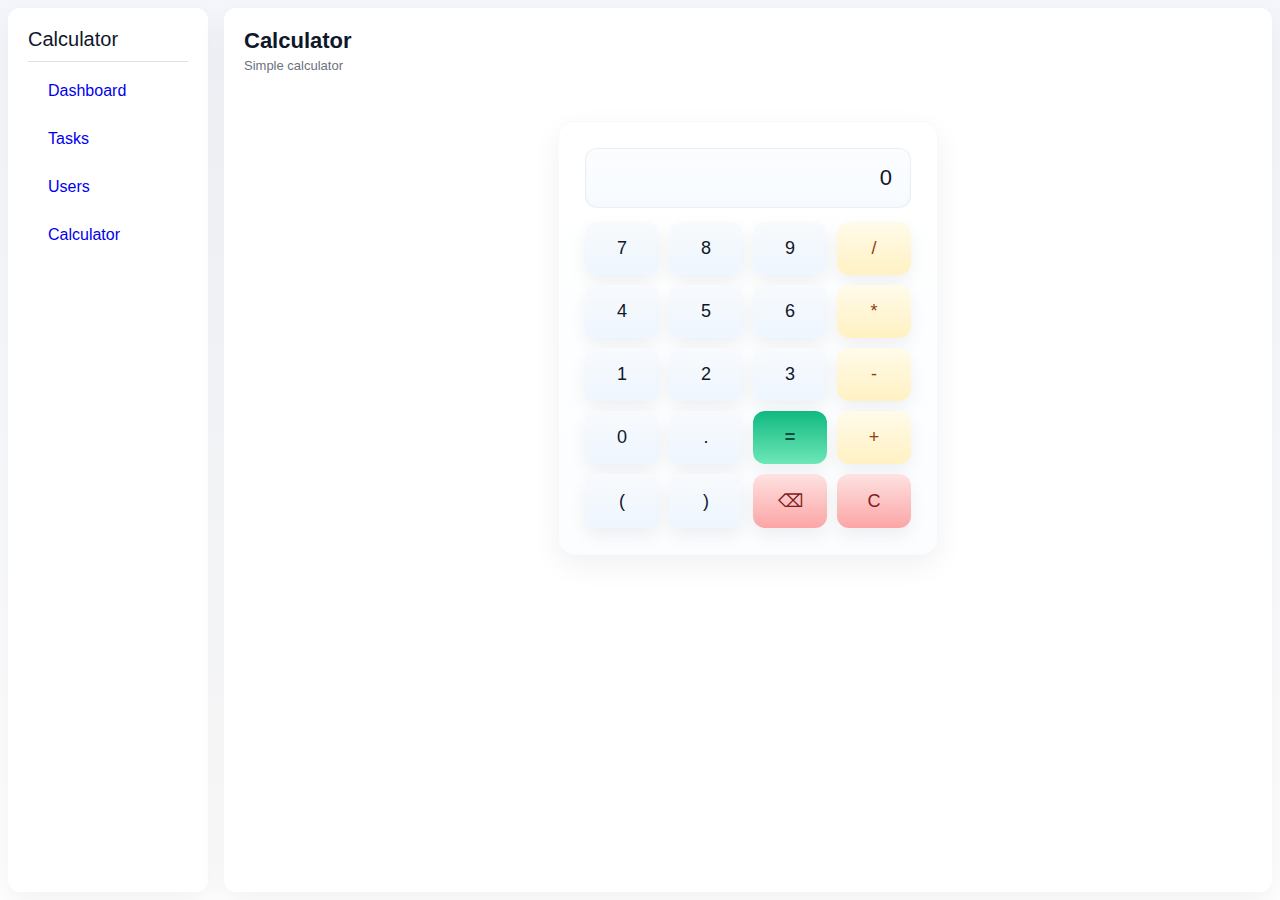
<file: calculator.html>
<!DOCTYPE html>
<html lang="en">
<head>
    <meta charset="UTF-8">
    <meta name="viewport" content="width=device-width, initial-scale=1.0">
    <title>Calculator</title>
    <link rel="stylesheet" href="./calculator.css">
    <script src="./calculator.js" defer></script>
</head>
<body>
    <div class="dashboard-container">
        </main>
            <aside class="card sidebar">
                <h1>Calculator</h1>
                <nav>
                    <ul>
                        <li><a href="./index.html">Dashboard</a></li>
                        <li><a href="./tasks.html">Tasks</a></li>
                        <li><a href="./users.html">Users</a></li>
                        <li><a href="./calculator.html">Calculator</a></li>
                    </ul>
                </nav>
            </aside>
            <main class="card main-area">
                <header class="dash-header">
                    <h2>Calculator</h2>
                    <p class="muted">Simple calculator </p>
                </header>

                <section class="calc-panel card">
                    <input id="calc-display" readonly />
                    <div class="calc-grid">
                        <button class="calc-btn" data-val="7">7</button>
                        <button class="calc-btn" data-val="8">8</button>
                        <button class="calc-btn" data-val="9">9</button>
                        <button class="calc-btn" data-val="/">/</button>

                        <button class="calc-btn" data-val="4">4</button>
                        <button class="calc-btn" data-val="5">5</button>
                        <button class="calc-btn" data-val="6">6</button>
                        <button class="calc-btn" data-val="*">*</button>

                        <button class="calc-btn" data-val="1">1</button>
                        <button class="calc-btn" data-val="2">2</button>
                        <button class="calc-btn" data-val="3">3</button>
                        <button class="calc-btn" data-val="-">-</button>

                        <button class="calc-btn" data-val="0">0</button>
                        <button class="calc-btn" data-val=".">.</button>
                        <button class="calc-btn" data-val="=">=</button>
                        <button class="calc-btn" data-val="+">+</button>

                        <button class="calc-btn" data-val="(">(</button>
                        <button class="calc-btn" data-val=")">)</button>
                        <button class="calc-btn" data-val="BS">⌫</button>
                        <button class="calc-btn" data-val="C">C</button>
                    </div>
                </section>
            </main>
    </div>
    
    </body>
    </html>
</file>
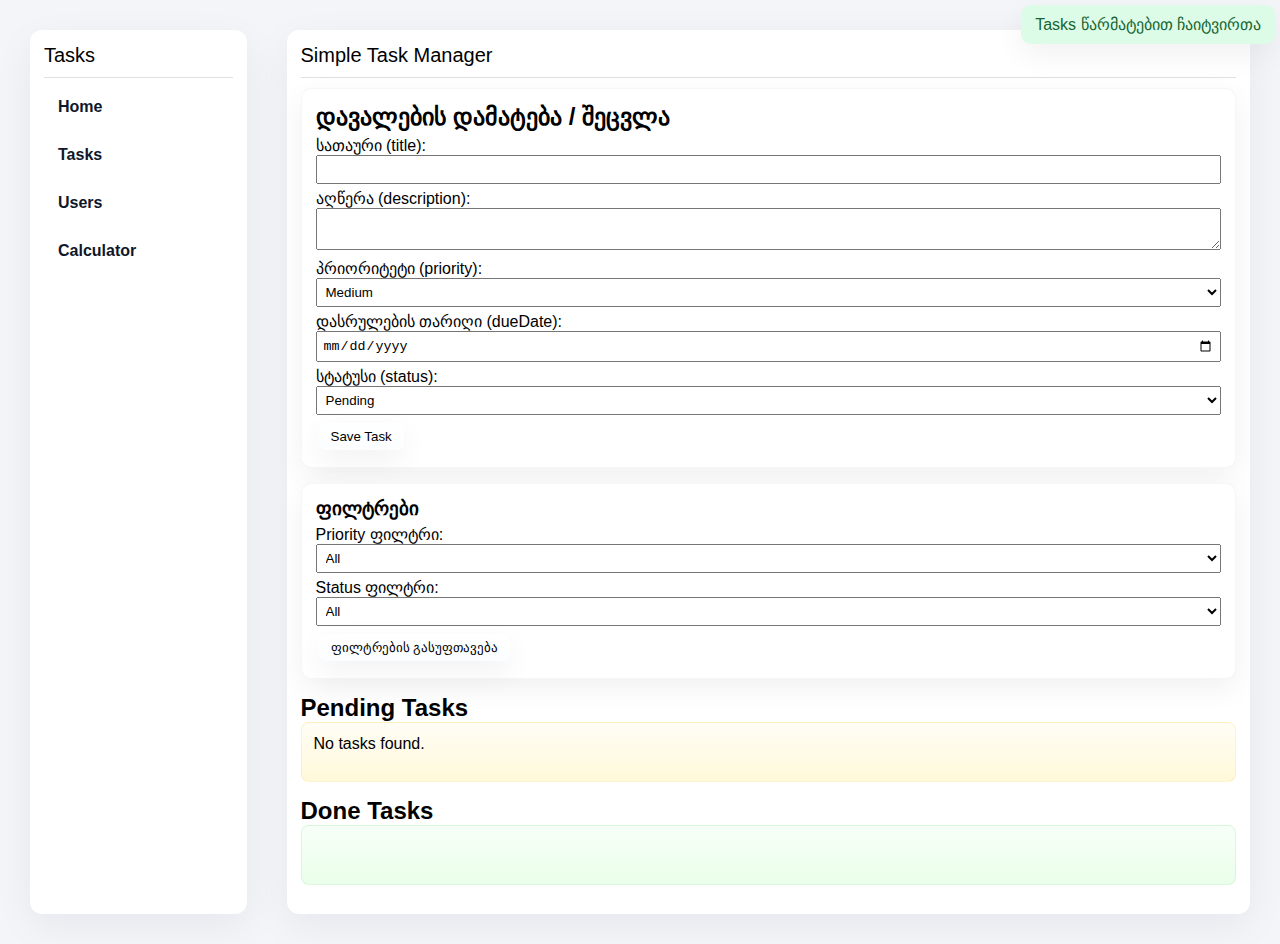
<file: tasks.html>
<!DOCTYPE html>
<html lang="en">
<head>
    <meta charset="UTF-8">
    <meta name="viewport" content="width=device-width, initial-scale=1.0">
    <title>Tasks</title>
    <link rel="stylesheet" href="./dashboard.css">
    <link rel="stylesheet" href="./tasks.css">
</head>
<body>
    <div class="dashboard-container">
        <aside class="card">
            <h1>Tasks</h1>
            <ul>
                <li><a href="/index.html">Home</a></li>
                <li><a href="/tasks.html">Tasks</a></li>
                <li><a href="/users.html">Users</a></li>
                <li><a href="/calculator.html">Calculator</a></li>
            </ul>
        </aside>
        <main class="card">
                <h1>Simple Task Manager</h1>
              
                <!-- Loading ტექსტი -->
                <div id="loading" class="loading">Loading...</div>
              
                <!-- მესიჯები (წარმატება / შეცდომა) -->
                <div id="message" class="messages"></div>
              
                <!-- ფორმა: Create / Update Task -->
                <form id="taskForm">
                  <h2>დავალების დამატება / შეცვლა</h2>
              
                  <label>
                    სათაური (title):
                    <input type="text" id="title" />
                  </label>
              
                  <label>
                    აღწერა (description):
                    <textarea id="description"></textarea>
                  </label>
              
                  <label>
                    პრიორიტეტი (priority):
                    <select id="priority">
                      <option value="low">Low</option>
                      <option value="medium" selected>Medium</option>
                      <option value="high">High</option>
                    </select>
                  </label>
              
                  <label>
                    დასრულების თარიღი (dueDate):
                    <input type="date" id="dueDate" />
                  </label>
              
                  <label>
                    სტატუსი (status):
                    <select id="status">
                      <option value="pending" selected>Pending</option>
                      <option value="done">Done</option>
                    </select>
                  </label>
              
                  <button type="submit">Save Task</button>
                </form>
              
                <!-- ფილტრები: by priority, by status -->
                <div class="filters">
                  <h3>ფილტრები</h3>
              
                  <label>
                    Priority ფილტრი:
                    <select id="filterPriority">
                      <option value="">All</option>
                      <option value="low">Low</option>
                      <option value="medium">Medium</option>
                      <option value="high">High</option>
                    </select>
                  </label>
              
                  <label>
                    Status ფილტრი:
                    <select id="filterStatus">
                      <option value="">All</option>
                      <option value="pending">Pending</option>
                      <option value="done">Done</option>
                    </select>
                  </label>
              
                  <button type="button" id="clearFiltersBtn">ფილტრების გასუფთავება</button>
                </div>
              
                <!-- ორი ცალკე კონტეინერი task-ებისთვის -->
                <h2>Pending Tasks</h2>
                <ul id="pendingList"></ul>
              
                <h2>Done Tasks</h2>
                <ul id="doneList"></ul>

        </main>
    </div>
    <script src="./tasks.js"></script>
</body>
</html>
</file>
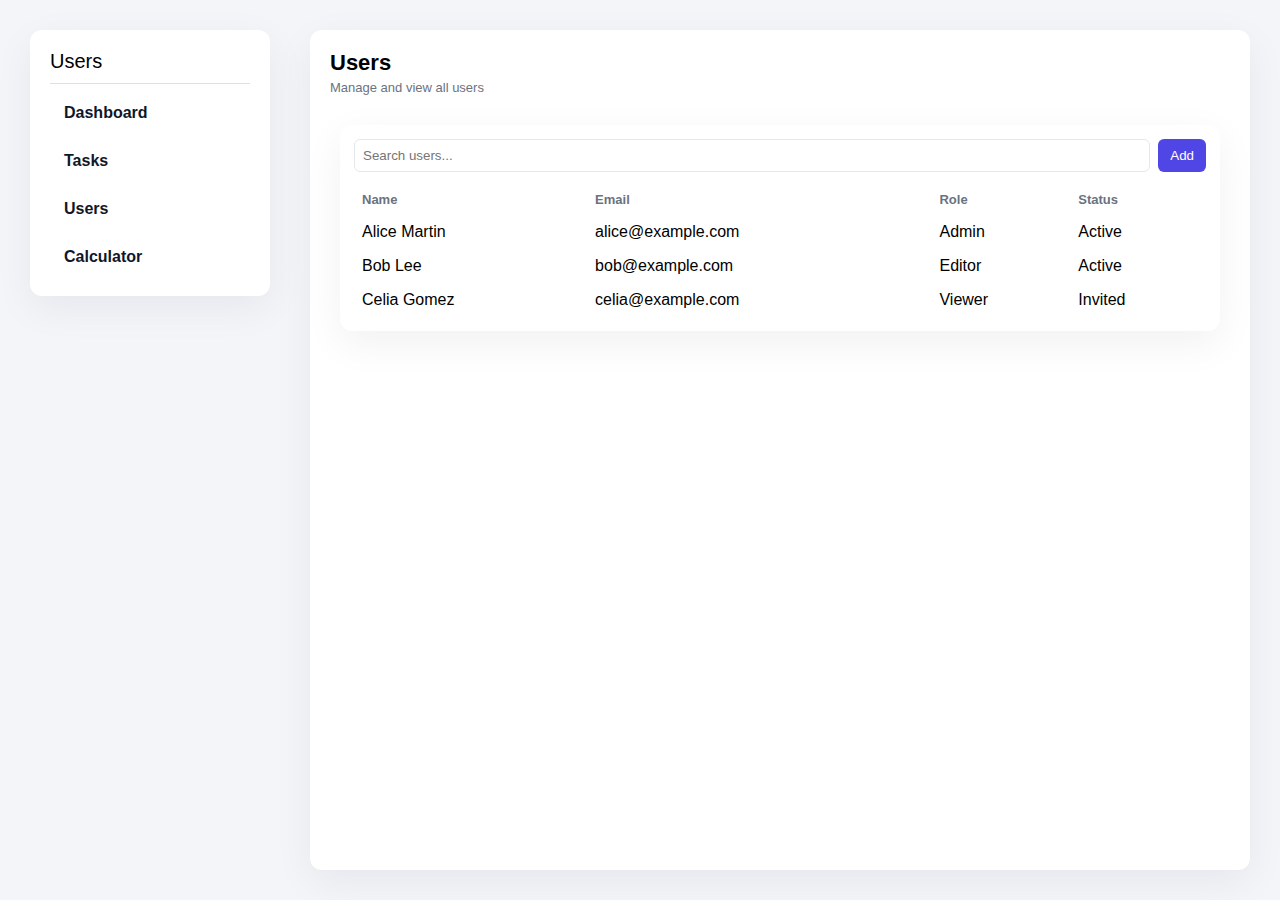
<file: users.html>
<!DOCTYPE html>
<html lang="en">
<head>
    <meta charset="UTF-8">
    <meta name="viewport" content="width=device-width, initial-scale=1.0">
    <title>Users</title>
    <link rel="stylesheet" href="./dashboard.css">
    <script src="./users.js" defer></script>
</head>
<body>
    <div class="dashboard-container">
        <aside class="card sidebar">
            <h1>Users</h1>
            <nav>
                <ul>
                    <li><a href="./index.html">Dashboard</a></li>
                    <li><a href="./tasks.html">Tasks</a></li>
                    <li><a href="./users.html">Users</a></li>
                    <li><a href="./calculator.html">Calculator</a></li>
                </ul>
            </nav>
        </aside>

        <main class="card main-area">
            <header class="dash-header">
                <h2>Users</h2>
                <p class="muted">Manage and view all users</p>
            </header>

            <section class="users-panel card">
                <div class="users-controls" style="display:flex;gap:8px;margin-bottom:12px;">
                    <input id="user-search" placeholder="Search users..." style="flex:1;padding:8px;border-radius:6px;border:1px solid #e5e7eb" />
                    <button id="add-user" style="padding:8px 12px;border-radius:6px;background:#4f46e5;color:white;border:none">Add</button>
                </div>

                <table id="users-table" style="width:100%;border-collapse:collapse">
                    <thead>
                        <tr style="text-align:left;color:#6b7280;font-size:13px">
                            <th style="padding:8px">Name</th>
                            <th style="padding:8px">Email</th>
                            <th style="padding:8px">Role</th>
                            <th style="padding:8px">Status</th>
                        </tr>
                    </thead>
                    <tbody>
                    </tbody>
                </table>
            </section>
        </main>
    </div>

</body>
</html>
</file>
<file: calculator.css>
*, ::before, ::after {
    margin: 0;
    padding: 0;
    box-sizing: border-box;
}

:root{
    --bg-0: #f4f6fb;
    --bg-1: #ffffff;
    --muted: #6b7280;
    --accent: #06b6d4;
    --accent-2: #4f46e5;
    --success: #10b981;
    --danger: #ef4444;
    --card-shadow: 0 10px 30px rgba(15,23,42,0.06);
}

body {
    background: linear-gradient(180deg,var(--bg-0), #ffffff);
    font-family: 'Raleway', sans-serif;
    color: #0f172a;
}

.dashboard-container {
    display: flex;
    height: 100vh;
    width: 100vw;
}

.card {
    background-color: var(--bg-1);
    box-shadow: var(--card-shadow);
    padding: 12px;
    margin: 8px;
    border-radius: 12px;
    overflow-y: auto;
}

.card h1 {
    margin-bottom: 10px;
    padding-bottom: 10px;
    font-size: 20px;
    font-weight: 400;
    border-bottom: 1px solid #e0e0e0;
}

.dashboard-container aside {
    width: 200px;
}

.dashboard-container aside ul {
    list-style: none;
    display: flex;
    flex-direction: column;
    gap: 10px;
}

.dashboard-container aside ul li a {
    text-decoration: none;
    padding: 10px 20px;
    width: 100%;
    display: block;
}

.dashboard-container aside ul li a:hover {
    background-color: #f4f5f9;
    border-radius: 10px;
}

.dashboard-container main {
    width: calc(100vw - 200px);
}


.sidebar {
    padding: 20px;
    min-width: 200px;
    max-width: 260px;
}

.main-area {
    flex: 1;
    padding: 20px;
    display: flex;
    flex-direction: column;
    gap: 20px;
}

.dash-header h2 { font-size: 22px; margin-bottom: 4px; }
.muted { color: #6b7280; font-size: 13px; }

.stats-grid {
    display: grid;
    grid-template-columns: repeat(4, 1fr);
    gap: 12px;
}
.stat { text-align: left; padding: 16px; }
.stat h3 { font-size: 14px; color:#374151; }
.stat-value { font-size: 20px; color:#111827; margin-top:8px; }

.chart-grid { display: grid; grid-template-columns: 2fr 1fr; gap: 12px; }
.chart-card { padding: 16px; height: 220px; }

.tasks-section { padding: 16px; }
.tasks-list { list-style: none; display: flex; flex-direction: column; gap: 8px; }
.tasks-list li { padding: 8px; border-radius:6px; background:#f9fafb; }

@media (max-width: 900px) {
    .stats-grid { grid-template-columns: repeat(2, 1fr); }
    .chart-grid { grid-template-columns: 1fr; }
    .dashboard-container { flex-direction: column; height: auto; }
    .dashboard-container aside { width: 100%; }
    .dashboard-container main { width: 100%; }
}


.calc-panel {
    max-width: 520px;
    margin: 28px auto;
    padding: 26px;
    background: linear-gradient(180deg, var(--bg-1) 0%, #fbfdff 100%);
    border-radius: 16px;
    box-shadow: var(--card-shadow);
    border: 1px solid rgba(79,70,229,0.03);
}

.calc-grid {
    display: grid;
    grid-template-columns: repeat(4, 1fr);
    gap: 10px;
}

#calc-display {
    width: 100%;
    padding: 16px 18px;
    border-radius: 12px;
    border: 1px solid rgba(15,23,42,0.06);
    margin-bottom: 14px;
    font-size: 22px;
    text-align: right;
    background: linear-gradient(180deg,#fbfdff,#f8fbff);
    box-shadow: inset 0 -3px 6px rgba(16,24,40,0.02);
    color: #0f172a;
}

.calc-btn {
    appearance: none;
    -webkit-appearance: none;
    border: none;
    padding: 16px 0;
    border-radius: 12px;
    font-size: 18px;
    cursor: pointer;
    background: linear-gradient(180deg, #f8fafc, #eef6ff);
    box-shadow: 0 8px 18px rgba(16,24,40,0.06);
    transition: transform 140ms cubic-bezier(.2,.9,.3,1), box-shadow 140ms ease, background 140ms ease;
    color: #0f172a;
}

.calc-btn:hover { transform: translateY(-2px); box-shadow: 0 10px 18px rgba(16,24,40,0.08); }
.calc-btn:active { transform: translateY(0); box-shadow: 0 6px 10px rgba(16,24,40,0.06); }


.calc-btn[data-val="+"],
.calc-btn[data-val="-"],
.calc-btn[data-val="*"],
.calc-btn[data-val="/"] {
    background: linear-gradient(180deg,#fffbeb,#fff1c2);
    color: #92400e;
}


.calc-btn[data-val="="] {
    background: linear-gradient(180deg,var(--success), #6ee7b7);
    color: #064e3b;
    font-weight: 700;
}

.calc-btn[data-val="C"],
.calc-btn[data-val="BS"] {
    background: linear-gradient(180deg,#fee2e2,#fca5a5);
    color: #7f1d1d;
}

@media (max-width: 480px) {
    .calc-panel { padding: 14px; margin: 12px; }
    #calc-display { font-size: 18px; padding: 12px; }
    .calc-btn { padding: 12px 0; font-size: 16px; border-radius: 8px; }
    .dashboard-container { padding: 8px; }
}
</file>
<file: dashboard.css>
*, ::before, ::after {
    margin: 0;
    padding: 0;
    box-sizing: border-box;
}

body {
    background-color: #f4f5f9;
    font-family: 'Raleway', sans-serif;
}

.dashboard-container {
    display: flex;
    min-height: 100vh;
    width: 100%;
    gap: 20px;
    padding: 20px;
}

.card {
    background-color: white;
    box-shadow: 0 12px 40px rgba(15,23,42,0.06);
    padding: 14px;
    margin: 10px;
    border-radius: 12px;
    overflow-y: auto;
    transition: transform .26s cubic-bezier(.2,.9,.2,1), box-shadow .26s ease;
}

.card h1 {
    margin-bottom: 10px;
    padding-bottom: 10px;
    font-size: 20px;
    font-weight: 400;
    border-bottom: 1px solid #e0e0e0;
}

.dashboard-container aside {
    width: 240px;
}

.dashboard-container aside ul {
    list-style: none;
    display: flex;
    flex-direction: column;
    gap: 10px;
}

.dashboard-container aside ul li a {
    text-decoration: none;
    padding: 10px 14px;
    width: 100%;
    display: block;
    color: #0f172a;
    border-radius: 10px;
    font-weight: 600;
    transition: transform .12s ease, box-shadow .12s ease, background .12s ease;
}
.dashboard-container aside ul li a:hover {
    background: rgba(15,23,42,0.04);
    transform: translateY(-3px);
    box-shadow: 0 10px 30px rgba(15,23,42,0.06);
}

/* Sticky sidebar */
.sidebar { position: sticky; top: 18px; align-self: flex-start; padding: 18px; }

.dashboard-container main {
    width: calc(100vw - 200px);
}

/* New styles for dashboard layout */
.sidebar {
    padding: 20px;
    min-width: 200px;
    max-width: 260px;
}

.main-area {
    flex: 1;
    padding: 20px;
    display: flex;
    flex-direction: column;
    gap: 20px;
}

.dash-header h2 { font-size: 22px; margin-bottom: 4px; }
.muted { color: #6b7280; font-size: 13px; }

.stats-grid {
    display: grid;
    grid-template-columns: repeat(4, 1fr);
    gap: 14px;
}
.stat { text-align: left; padding: 16px; background: linear-gradient(180deg,#fff,#fbfdff); border-radius:10px; }
.stat h3 { font-size: 14px; color:#374151; }
.stat-value { font-size: 22px; color:#0f172a; margin-top:8px; font-weight:800; }

/* Stat accent strips */
.stat-1 { border-left: 4px solid rgba(79,70,229,0.14); }
.stat-2 { border-left: 4px solid rgba(16,185,129,0.12); }
.stat-3 { border-left: 4px solid rgba(34,197,94,0.12); }
.stat-4 { border-left: 4px solid rgba(245,158,11,0.12); }

.chart-grid { display: grid; grid-template-columns: 2fr 1fr; gap: 12px; }
.chart-card { padding: 16px; height: 240px; border-radius:10px; }

.tasks-section { padding: 16px; }
.tasks-list { list-style: none; display: flex; flex-direction: column; gap: 10px; }
.tasks-list li { padding: 10px 12px; border-radius:8px; background:linear-gradient(180deg,#fff,#fbfdff); border:1px solid #eef2ff; }

/* card hover lift */
.card:hover { transform: translateY(-6px); box-shadow: 0 22px 60px rgba(15,23,42,0.08); }

@media (max-width: 900px) {
    .stats-grid { grid-template-columns: repeat(2, 1fr); }
    .chart-grid { grid-template-columns: 1fr; }
    .dashboard-container { flex-direction: column; min-height: auto; padding:12px; }
    .dashboard-container aside { width: 100%; }
    .dashboard-container main { width: 100%; }
}
</file>
<file: tasks.css>
form,
.filters,
.messages,
.loading,
ul {
  margin-bottom: 15px;
}
:root{
  --accent:#4f46e5;
  --muted:#6b7280;
  --success:#10b981;
  --card-bg:#ffffff;
  --card-shadow: 0 10px 30px rgba(15,23,42,0.06);
}
label {
  display: block;
  margin: 5px 0;
}
input,
textarea,
select {
  width: 100%;
  padding: 5px;
  box-sizing: border-box;
}
button {
  margin: 3px;
  padding: 6px 12px;
  border-radius: 8px;
  border: none;
  background: linear-gradient(180deg,var(--card-bg), #fbfdff);
  box-shadow: var(--card-shadow);
  cursor: pointer;
}
.messages {
  position: absolute;
  top: 5px;
  right: 5px;
  background-color: white;
  box-shadow: var(--card-shadow);
  border-radius: 10px;
  padding: 10px 14px;
}
.message-success {
  background-color: #dcfce7;
  color: #166534;
}
.message-error {
  color: red;
}
.loading {
  display: none;
  font-weight: bold;
}

#pendingList {
  background: linear-gradient(180deg,#fffef6,#fff8d9);
  padding: 12px;
  border: 1px solid rgba(247,215,116,0.25);
  border-radius: 8px;
  min-height: 60px;
  list-style-type: none;
}

#doneList {
  background: linear-gradient(180deg,#f7fff8,#eaffea);
  padding: 12px;
  border: 1px solid rgba(114,213,114,0.18);
  border-radius: 8px;
  min-height: 60px;
  list-style-type: none;
}

.task-item {
  margin-bottom: 8px;
  padding: 10px 12px;
  background: var(--card-bg);
  border-radius: 8px;
  border: 1px solid rgba(15,23,42,0.04);
  box-shadow: 0 6px 18px rgba(2,6,23,0.04);
}

.task-item div {
  margin-bottom: 2px;
}

/* Form layout improvements */
.filters, form { background: var(--card-bg); padding: 14px; border-radius: 10px; border:1px solid rgba(15,23,42,0.04); box-shadow: var(--card-shadow); }
.filters h3 { margin-top:0; }
.small-controls .btn-compact { background: var(--accent); color: #fff; padding:8px 10px; border-radius:8px; border:none; }

/* Responsive */
@media (max-width:700px){
  .filters, form { padding: 10px; }
  button{ padding:8px 10px; }
}
</file>
